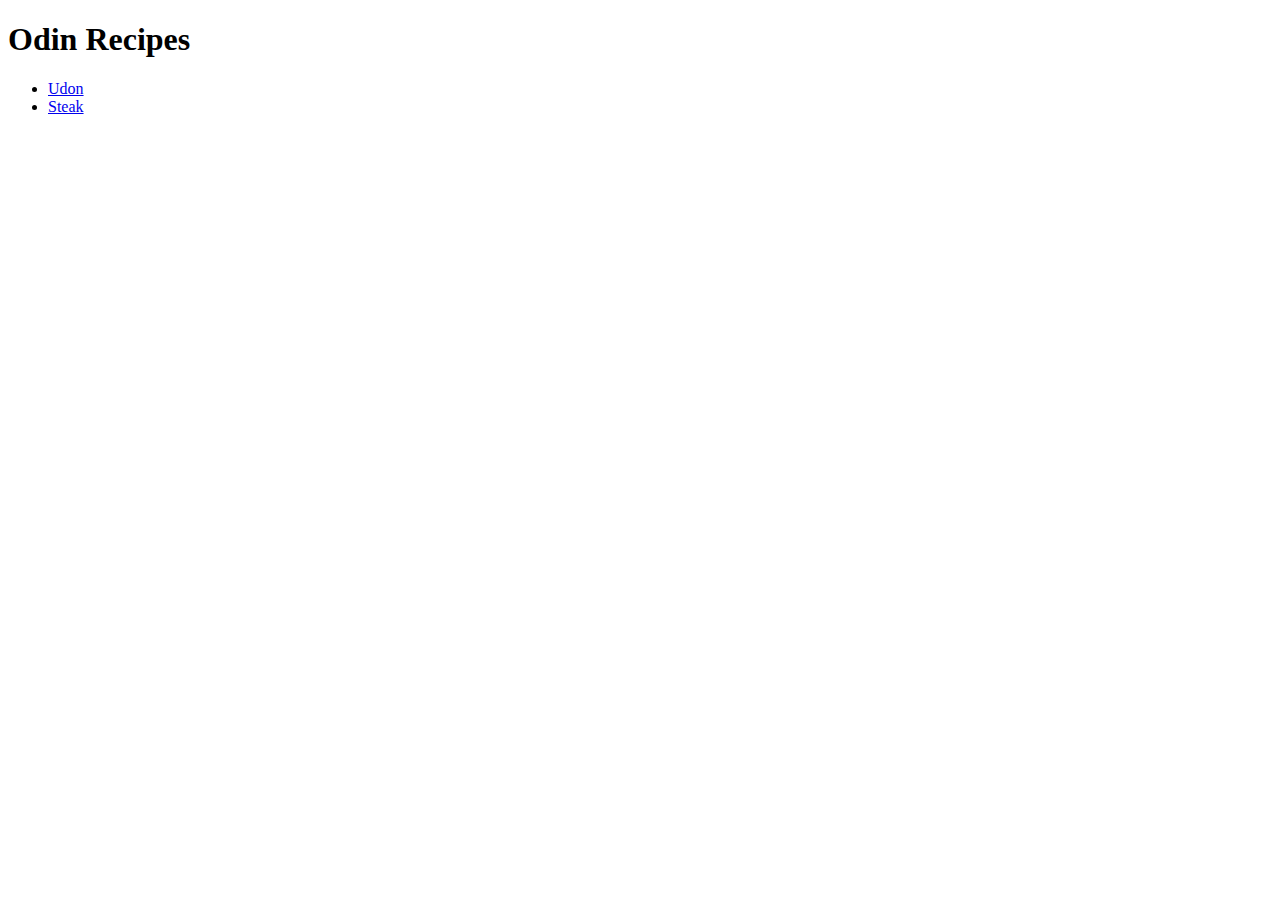
<file: index.html>
<!DOCTYPE html>
<html lang="en">
<head>
    <meta charset="UTF-8">
    <meta name="viewport" content="width=device-width, initial-scale=1.0">
    <title>Odin Recipes</title>
</head>
<body>
    <h1>Odin Recipes</h1>
    <ul>
        <li><a href="recipes/udon.html">Udon</a></li>
        <li><a href="recipes/steak.html">Steak</a></li>
    </ul>
</body>
</html>
</file>
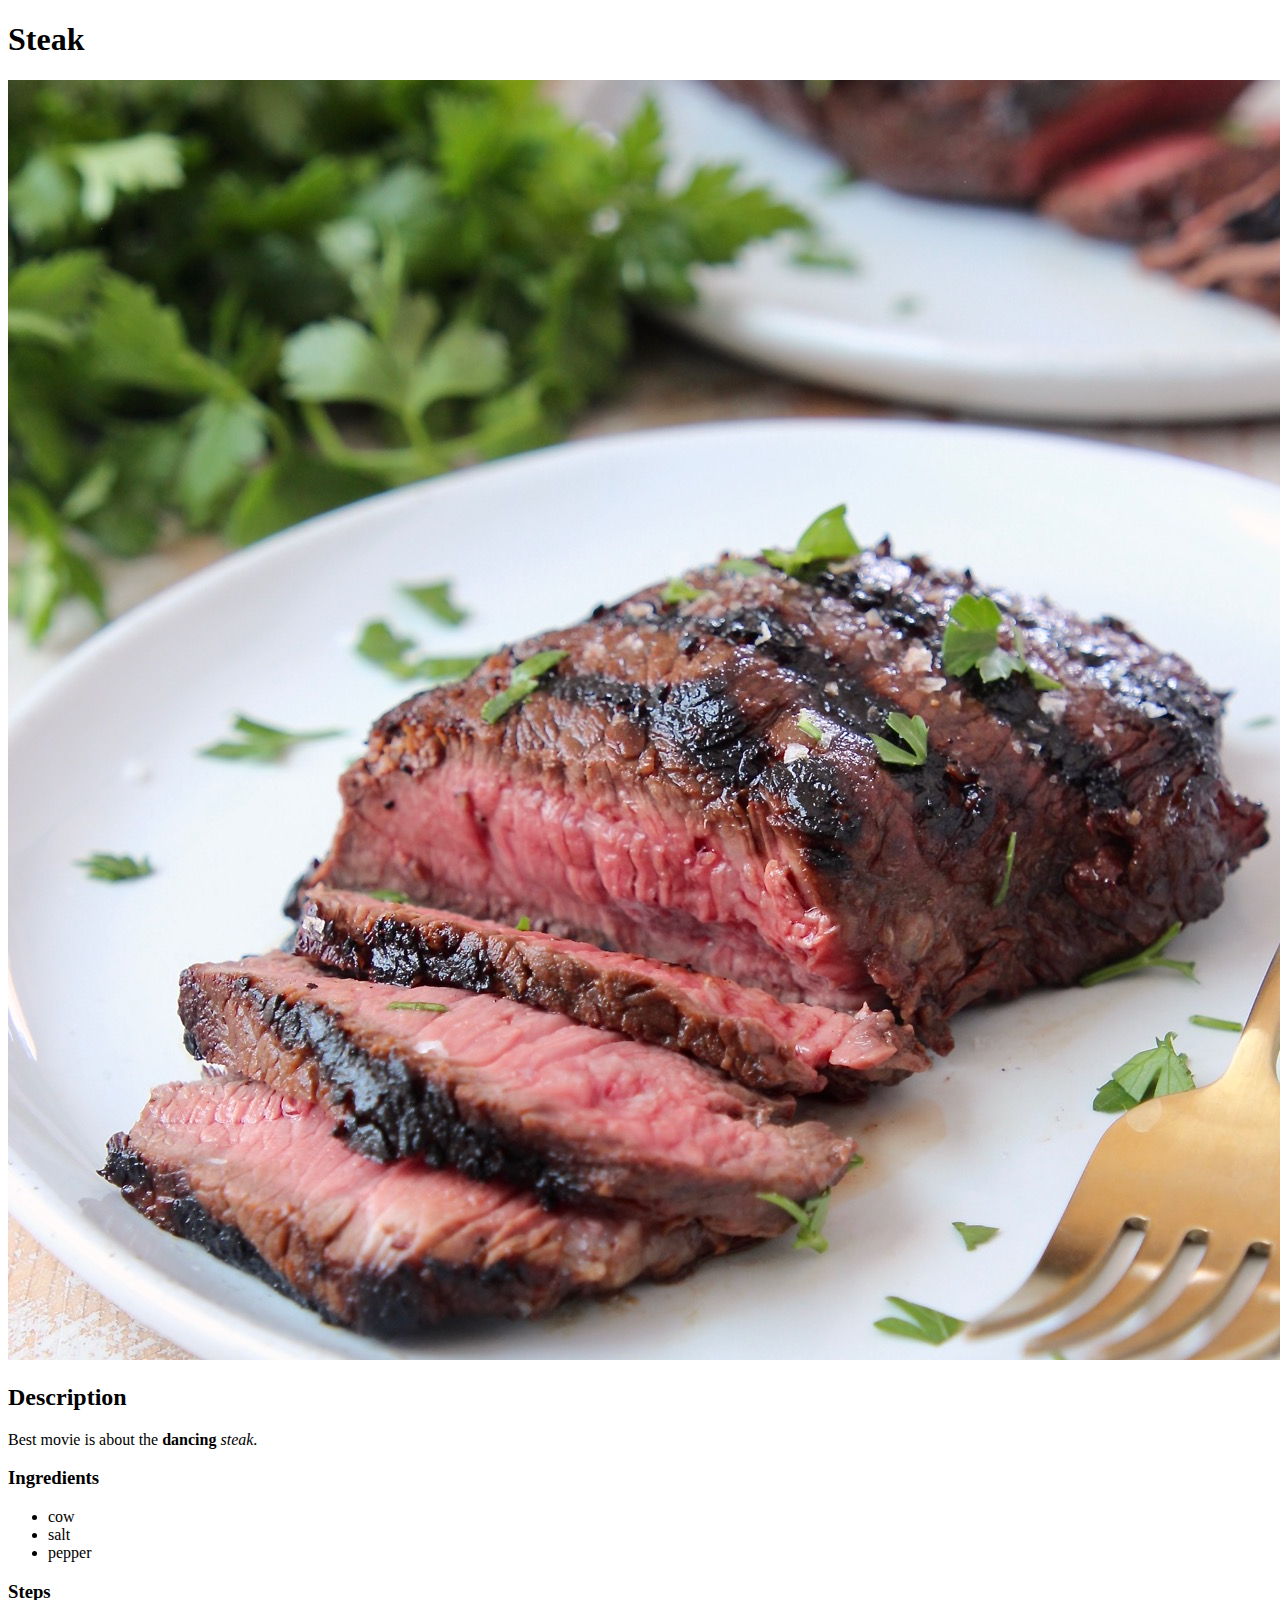
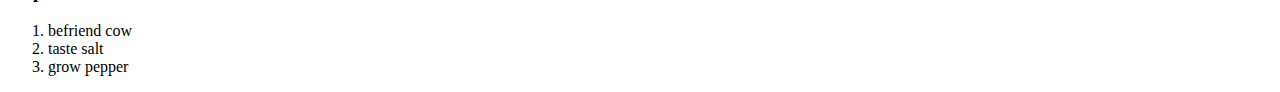
<file: recipes/steak.html>
<!DOCTYPE html>
<html lang="en">
<head>
    <meta charset="UTF-8">
    <meta name="viewport" content="width=device-width, initial-scale=1.0">
    <title>Steak Recipe</title>
</head>
<body>
    <h1>Steak</h1>
    <img src="../images/steak.jpg" alt="Image of Steak">
    <h2>Description</h2>
    <p>Best movie is about the <strong>dancing</strong> <em>steak</em>.</p>
    <h3>Ingredients</h3>
    <ul>
        <li>cow</li>
        <li>salt</li>
        <li>pepper</li>
    </ul>
    <h3>Steps</h3>
    <ol>
        <li>befriend cow</li>
        <li>taste salt</li>
        <li>grow pepper</li>
    </ol>
</body>
</html>
</file>
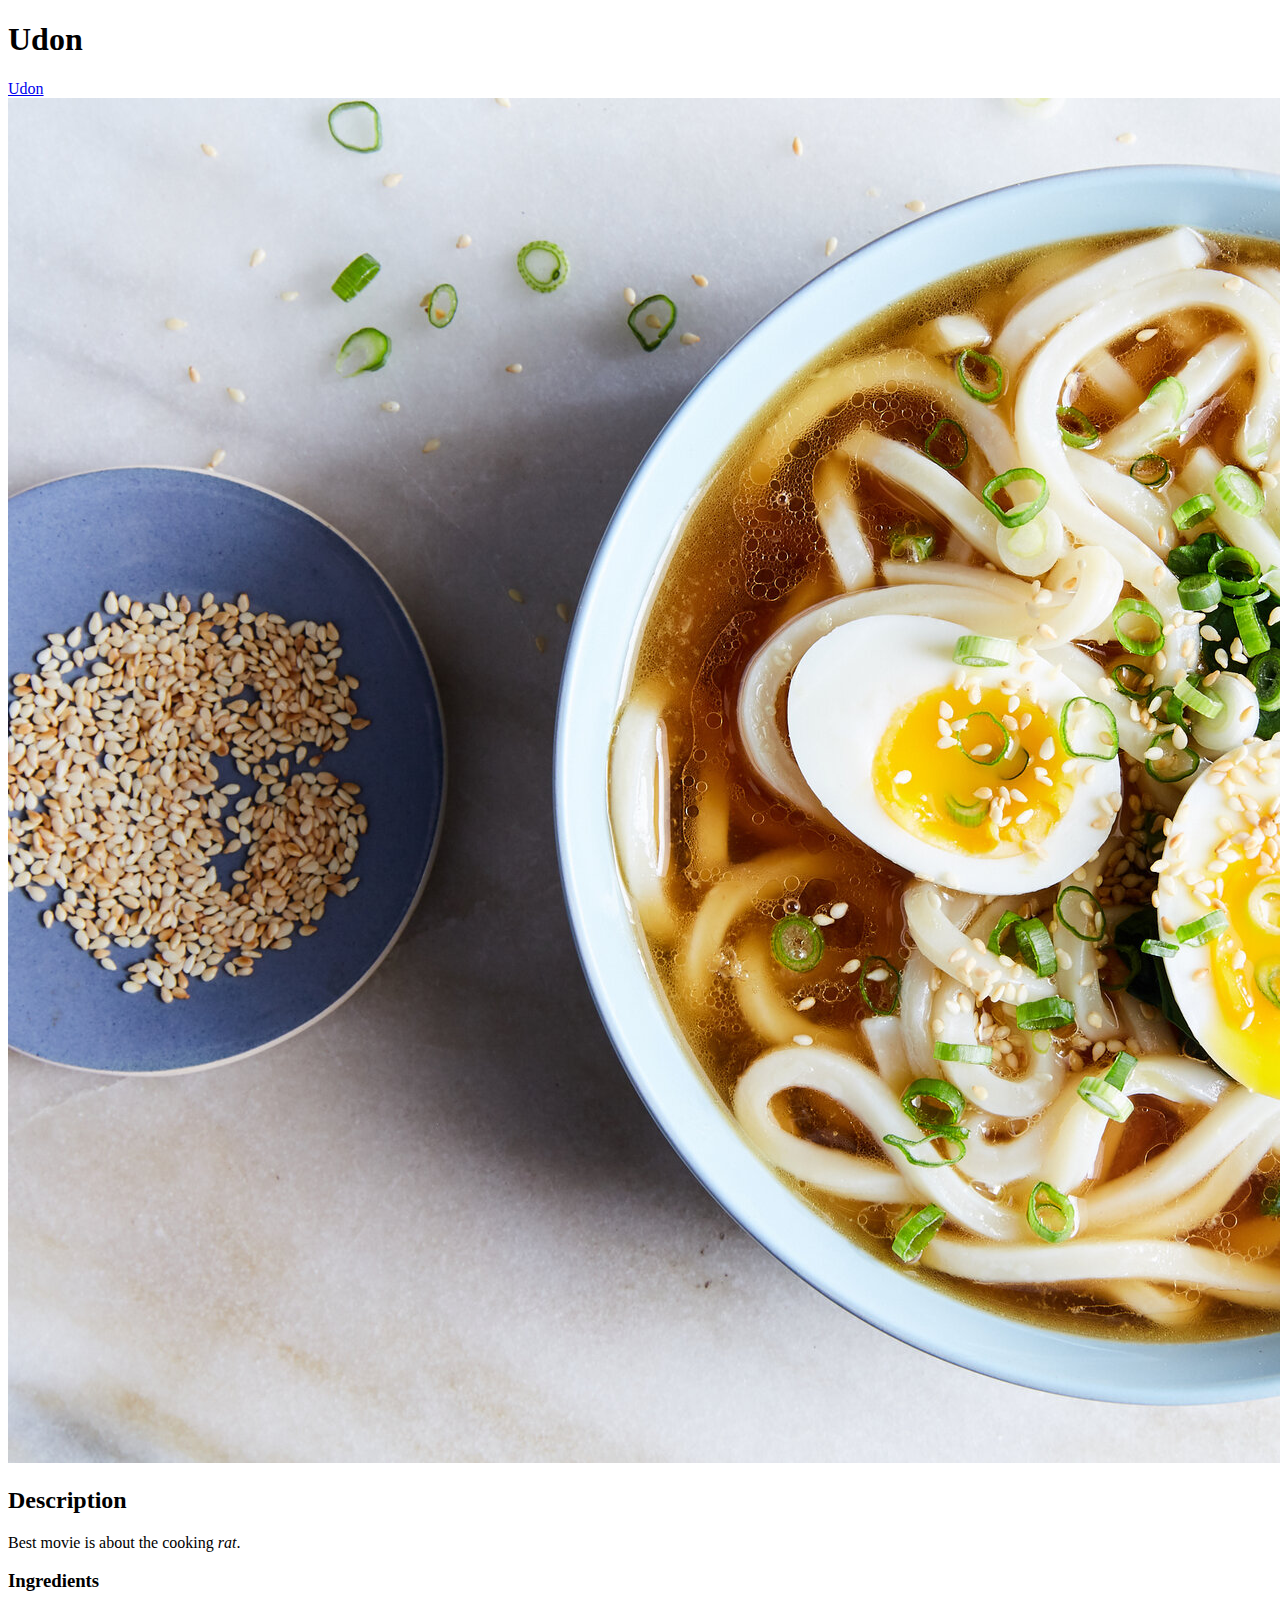
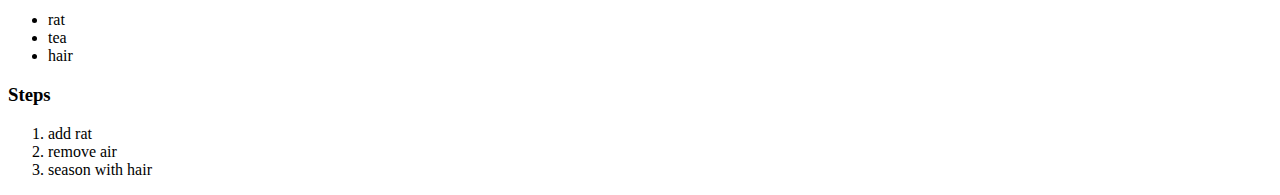
<file: recipes/udon.html>
<!DOCTYPE html>
<html lang="en">
<head>
    <meta charset="UTF-8">
    <meta name="viewport" content="width=device-width, initial-scale=1.0">
    <title>Udon Recipe</title>
</head>
<body>
    <h1>Udon</h1>
    <a href="recipes/udon.html">Udon</a>
    <img src="../images/udon.jpg" alt="Image of Udon">
    <h2>Description</h2>
    <p>Best movie is about the cooking <em>rat</em>.</p>
    <h3>Ingredients</h3>
    <ul class="ingredients">
        <li>rat</li>
        <li>tea</li>
        <li>hair</li>
    </ul>
    <h3>Steps</h3>
    <ol>
        <li>add rat</li>
        <li>remove air</li>
        <li>season with hair</li>
    </ol>
</body>
</html>
</file>
